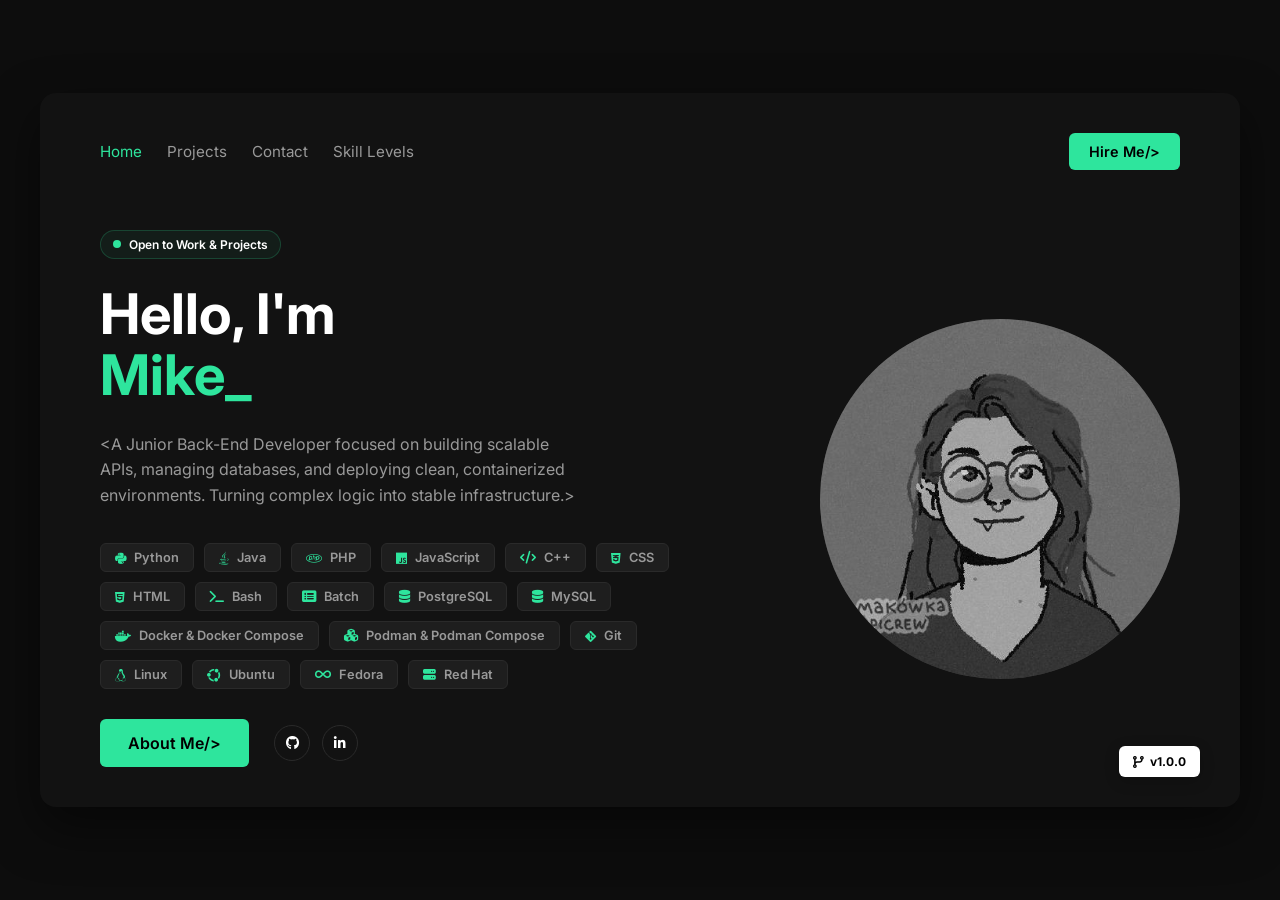
<file: Index.html>
<!DOCTYPE html>
<html lang="it">
<head>
    <meta charset="UTF-8">
    <meta name="viewport" content="width=device-width, initial-scale=1.0">
    <title>Mike's Portfolio - Home</title>
    <link rel="preconnect" href="https://fonts.googleapis.com">
    <link rel="preconnect" href="https://fonts.gstatic.com" crossorigin>
    <link href="https://fonts.googleapis.com/css2?family=Inter:wght@300;400;600;700&display=swap" rel="stylesheet">
    <link rel="stylesheet" href="https://cdnjs.cloudflare.com/ajax/libs/font-awesome/6.4.0/css/all.min.css">
    <link rel="stylesheet" href="assets/style.css">
</head>
<body>

    <div class="container">
        <header class="navbar">
            
            
            <nav class="nav-links">
                <a href="#" class="active">Home</a>
                <a href="#">Projects</a>
                <a href="contact.html">Contact</a>
                <a href="skills.html">Skill Levels</a>
            </nav>

            <a href="contact.html"><button class="btn-top">Hire Me/></button></a>
        </header>

        <main class="hero-section">
            <div class="hero-text">
                <div class="badge">
                    <span class="dot"></span> Open to Work & Projects
                </div>
                
                <h1>Hello, I'm <br><span class="highlight">Mike<span class="cursor">_</span></span></h1>
                
                <p class="description">
                    &ltA Junior Back-End Developer focused on building scalable APIs, managing databases, 
                    and deploying clean, containerized environments. Turning complex logic into stable infrastructure.&gt
                </p>

                <div class="tech-stack">
                    <span class="tech-tag"><i class="fa-brands fa-python"></i> Python</span>
                    <span class="tech-tag"><i class="fa-brands fa-java"></i> Java</span>
                    <span class="tech-tag"><i class="fa-brands fa-php"></i> PHP</span>
                    <span class="tech-tag"><i class="fa-brands fa-js"></i> JavaScript</span>
                    <span class="tech-tag"><i class="fa-solid fa-code"></i> C++</span>
                    <span class="tech-tag"><i class="fa-brands fa-css3-alt"></i> CSS</span>
                    <span class="tech-tag"><i class="fa-brands fa-html5"></i> HTML</span>
                    <span class="tech-tag"><i class="fa-solid fa-terminal"></i> Bash</span>
                    <span class="tech-tag"><i class="fa-solid fa-rectangle-list"></i> Batch</span>
                    <span class="tech-tag"><i class="fa-solid fa-database"></i> PostgreSQL</span>
                    <span class="tech-tag"><i class="fa-solid fa-database"></i> MySQL</span>
                    <span class="tech-tag"><i class="fa-brands fa-docker"></i> Docker & Docker Compose</span>
                    <span class="tech-tag"><i class="fa-solid fa-cubes"></i> Podman & Podman Compose</span>
                    <span class="tech-tag"><i class="fa-brands fa-git-alt"></i> Git</span>
                    <span class="tech-tag"><i class="fa-brands fa-linux"></i> Linux</span>
                    <span class="tech-tag"><i class="fa-brands fa-ubuntu"></i> Ubuntu</span>
                    <span class="tech-tag"><i class="fa-solid fa-infinity"></i> Fedora</span>
                    <span class="tech-tag"><i class="fa-solid fa-server"></i> Red Hat</span>
                </div>

                <div class="cta-group">
                    <button class="btn-primary">About Me/></button>
                    
                   <div class="social-icons">
                        <a href="https://github.com/mike-eva-dev/" title="GitHub">
                            <i class="fa-brands fa-github"></i>
                        </a>
                        
                        <a href="https://www.linkedin.com/in/michele-evangelista-a426b63a8?utm_source=share_via&utm_-content=profile&utm_medium=member_ios" title="LinkedIn">
                            <i class="fa-brands fa-linkedin-in"></i>
                        </a>
                    </div>
                </div>
            </div>

            <div class="hero-image">
                <div class="image-circle">
                    <img src="assets/img/259029664.jpg" alt="Mike - Back-End Developer">
                </div>
            </div>
        </main>

        <div class="bottom-badge">
            <i class="fa-solid fa-code-branch"></i> v1.0.0
        </div>
    </div>

</body>
</html>
</file>
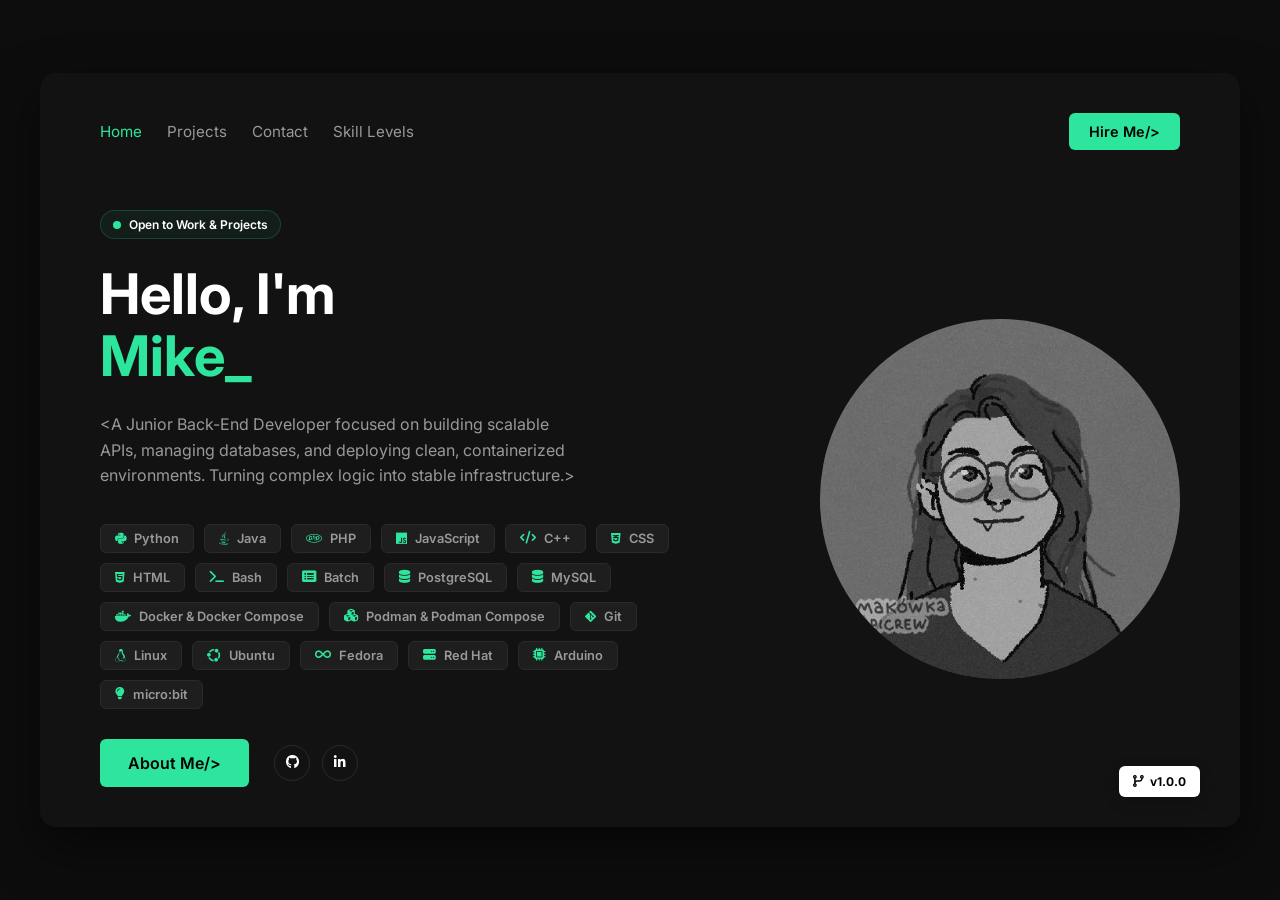
<file: index.html>
<!DOCTYPE html>
<html lang="it">
<head>
    <meta charset="UTF-8">
    <meta name="viewport" content="width=device-width, initial-scale=1.0">
    <title>Mike's Portfolio - Home</title>
    <link rel="preconnect" href="https://fonts.googleapis.com">
    <link rel="preconnect" href="https://fonts.gstatic.com" crossorigin>
    <link href="https://fonts.googleapis.com/css2?family=Inter:wght@300;400;600;700&display=swap" rel="stylesheet">
    <link rel="stylesheet" href="https://cdnjs.cloudflare.com/ajax/libs/font-awesome/6.4.0/css/all.min.css">
    <link rel="stylesheet" href="assets/style.css">
</head>
<body>

    <div class="container">
        <header class="navbar">
            
            
            <nav class="nav-links">
                <a href="#" class="active">Home</a>
                <a href="projects.html">Projects</a>
                <a href="contact.html">Contact</a>
                <a href="skills.html">Skill Levels</a>
            </nav>

            <a href="contact.html"><button class="btn-top">Hire Me/></button></a>
        </header>

        <main class="hero-section">
            <div class="hero-text">
                <div class="badge">
                    <span class="dot"></span> Open to Work & Projects
                </div>
                
                <h1>Hello, I'm <br><span class="highlight">Mike<span class="cursor">_</span></span></h1>
                
                <p class="description">
                    &ltA Junior Back-End Developer focused on building scalable APIs, managing databases, 
                    and deploying clean, containerized environments. Turning complex logic into stable infrastructure.&gt
                </p>

                <div class="tech-stack">
                    <span class="tech-tag"><i class="fa-brands fa-python"></i> Python</span>
                    <span class="tech-tag"><i class="fa-brands fa-java"></i> Java</span>
                    <span class="tech-tag"><i class="fa-brands fa-php"></i> PHP</span>
                    <span class="tech-tag"><i class="fa-brands fa-js"></i> JavaScript</span>
                    <span class="tech-tag"><i class="fa-solid fa-code"></i> C++</span>
                    <span class="tech-tag"><i class="fa-brands fa-css3-alt"></i> CSS</span>
                    <span class="tech-tag"><i class="fa-brands fa-html5"></i> HTML</span>
                    <span class="tech-tag"><i class="fa-solid fa-terminal"></i> Bash</span>
                    <span class="tech-tag"><i class="fa-solid fa-rectangle-list"></i> Batch</span>
                    <span class="tech-tag"><i class="fa-solid fa-database"></i> PostgreSQL</span>
                    <span class="tech-tag"><i class="fa-solid fa-database"></i> MySQL</span>
                    <span class="tech-tag"><i class="fa-brands fa-docker"></i> Docker & Docker Compose</span>
                    <span class="tech-tag"><i class="fa-solid fa-cubes"></i> Podman & Podman Compose</span>
                    <span class="tech-tag"><i class="fa-brands fa-git-alt"></i> Git</span>
                    <span class="tech-tag"><i class="fa-brands fa-linux"></i> Linux</span>
                    <span class="tech-tag"><i class="fa-brands fa-ubuntu"></i> Ubuntu</span>
                    <span class="tech-tag"><i class="fa-solid fa-infinity"></i> Fedora</span>
                    <span class="tech-tag"><i class="fa-solid fa-server"></i> Red Hat</span>
                    <span class="tech-tag"><i class="fa-solid fa-microchip"></i> Arduino</span>
                    <span class="tech-tag"><i class="fa-solid fa-lightbulb"></i> micro:bit</span>
                </div>

                <div class="cta-group">
                    <button class="btn-primary">About Me/></button>
                    
                   <div class="social-icons">
                        <a href="https://github.com/mike-eva-dev/" title="GitHub">
                            <i class="fa-brands fa-github"></i>
                        </a>
                        
                        <a href="https://www.linkedin.com/in/michele-evangelista-a426b63a8?utm_source=share_via&utm_-content=profile&utm_medium=member_ios" title="LinkedIn">
                            <i class="fa-brands fa-linkedin-in"></i>
                        </a>
                    </div>
                </div>
            </div>

            <div class="hero-image">
                <div class="image-circle">
                    <img src="assets/img/259029664.jpg" alt="Mike - Back-End Developer">
                </div>
            </div>
        </main>

        <div class="bottom-badge">
            <i class="fa-solid fa-code-branch"></i> v1.0.0
        </div>
    </div>

</body>
</html>
</file>
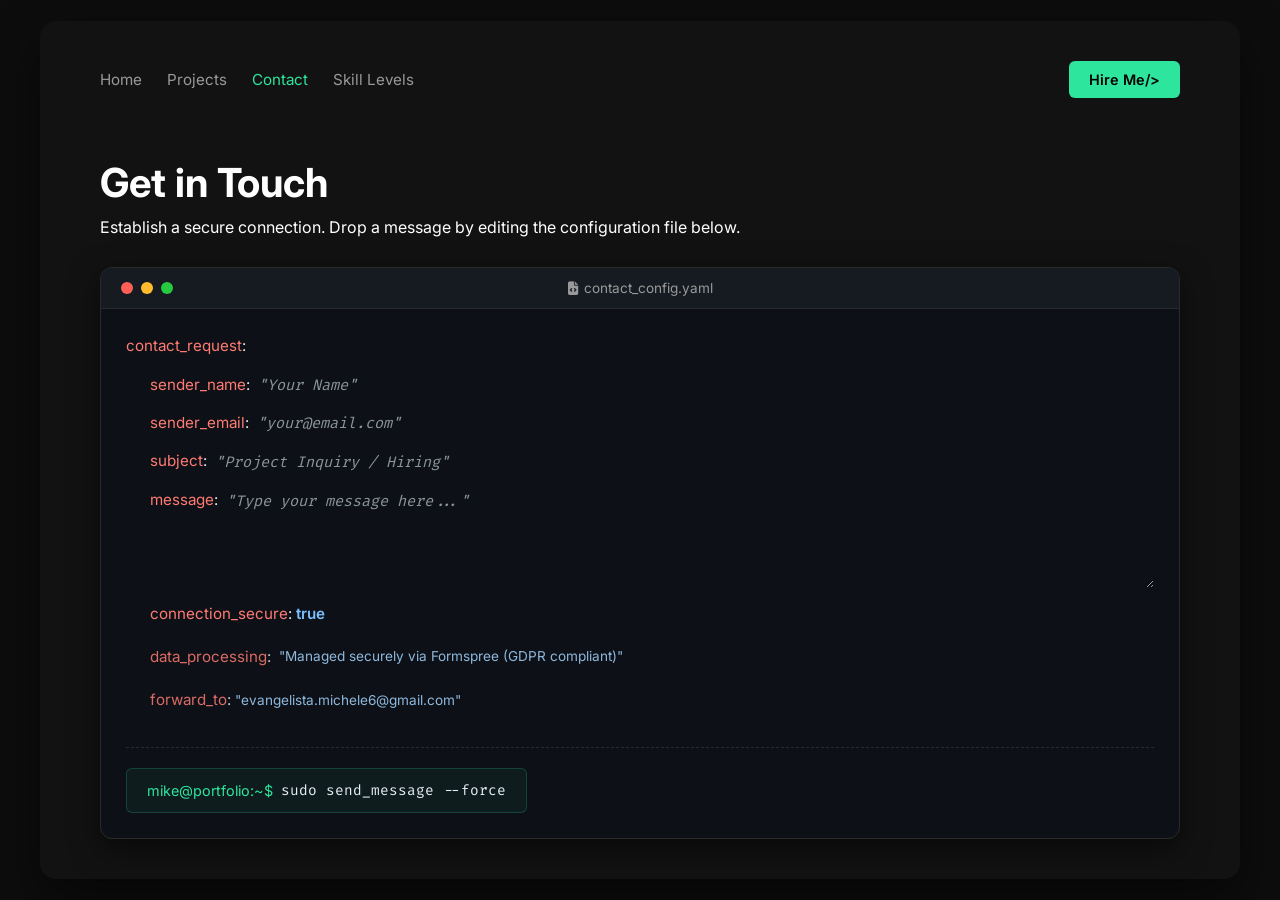
<file: contact.html>
<!DOCTYPE html>
<html lang="en">
<head>
    <meta charset="UTF-8">
    <meta name="viewport" content="width=device-width, initial-scale=1.0">
    <title>Mike's Portfolio - Contact</title>
    <link rel="preconnect" href="https://fonts.googleapis.com">
    <link rel="preconnect" href="https://fonts.gstatic.com" crossorigin>
    <link href="https://fonts.googleapis.com/css2?family=Fira+Code:wght@400;500;600&family=Inter:wght@300;400;600;700&display=swap" rel="stylesheet">
    <link rel="stylesheet" href="https://cdnjs.cloudflare.com/ajax/libs/font-awesome/6.4.0/css/all.min.css">
    <link rel="stylesheet" href="assets/style.css">
</head>
<body>

    <div class="container">
        <header class="navbar">
            <nav class="nav-links">
                <a href="index.html">Home</a>
                <a href="projects.html">Projects</a>
                <a href="#" class="active">Contact</a>
                <a href="skills.html">Skill Levels</a>
            </nav>
            <button class="btn-top">Hire Me/></button>
        </header>

        <main class="contact-section">
            <div class="contact-intro">
                <h2>Get in <span class="highlight">Touch</span></h2>
                <p class="description">Establish a secure connection. Drop a message by editing the configuration file below.</p>
            </div>

            <div class="config-box">
                <div class="config-header">
                    <div class="terminal-buttons">
                        <span class="dot-term red"></span>
                        <span class="dot-term yellow"></span>
                        <span class="dot-term green"></span>
                    </div>
                    <span class="config-title"><i class="fa-solid fa-file-code"></i> contact_config.yaml</span>
                </div>
                
                <form class="config-form" action="https://formspree.io/f/xqevddoa" method="POST">
                    <div class="code-line">
                        <span class="key">contact_request<span class="punk">: </span></span>
                    </div>
                    
                    <div class="code-line indent">
                        <span class="key">sender_name<span class="punk">: </span></span>
                        <input type="text" name="name" class="config-input" placeholder='"Your Name"' required autocomplete="off">
                    </div>
                    
                    <div class="code-line indent">
                        <span class="key">sender_email<span class="punk">: </span></span>
                        <input type="email" name="email" class="config-input" placeholder='"your@email.com"' required autocomplete="off" autocapitalize="none">
                    </div>
                    
                    <div class="code-line indent">
                        <span class="key">subject<span class="punk">: </span></span>
                        <input type="text" name="subject" class="config-input" placeholder='"Project Inquiry / Hiring"' required autocomplete="off">
                    </div>
                    
                    <div class="code-line indent top-align">
                        <span class="key">message<span class="punk">: </span></span>
                        <textarea name="message" class="config-textarea" placeholder='"Type your message here..."' required></textarea>
                    </div>

                    <div class="code-line indent">
                        <span class="key">connection_secure<span class="punk">: <span class="boolean">true</span></span></span>
                    </div>
                    
                    <div class="code-line indent privacy-note">
                        <span class="key">data_processing<span class="punk">: </span></span><span class="string">"Managed securely via Formspree (GDPR compliant)"</span>
                    </div>
                    <div class="code-line indent privacy-note">
                        <span class="key">forward_to<span class="punk">: </span><span class="string">"evangelista.michele6@gmail.com"</span></span>
                    </div>

                    <div class="form-actions">
                        <button type="submit" class="terminal-btn">
                            <span class="prompt">mike@portfolio:~$</span> sudo send_message --force
                        </button>
                    </div>
                </form>

            </div>
        </main>
    </div>

</body>
</html>
</file>
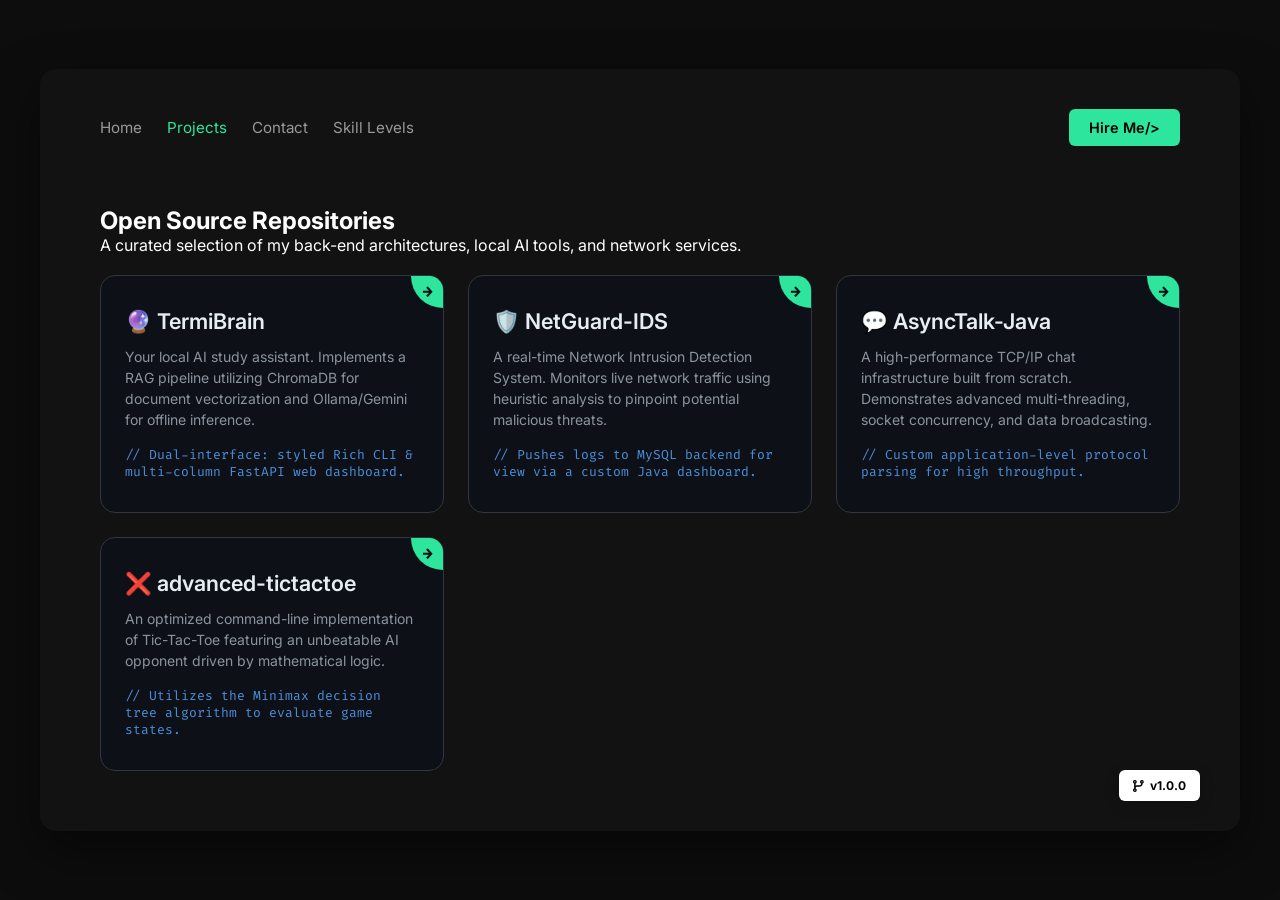
<file: projects.html>
<!DOCTYPE html>
<html lang="en">
<head>
    <meta charset="UTF-8">
    <meta name="viewport" content="width=device-width, initial-scale=1.0">
    <title>Mike's Portfolio - Projects</title>
    <link rel="preconnect" href="https://fonts.googleapis.com">
    <link rel="preconnect" href="https://fonts.gstatic.com" crossorigin>
    <link href="https://fonts.googleapis.com/css2?family=Fira+Code:wght@400;500;600&family=Inter:wght@300;400;600;700&display=swap" rel="stylesheet">
    <link rel="stylesheet" href="https://cdnjs.cloudflare.com/ajax/libs/font-awesome/6.4.0/css/all.min.css">
    <link rel="stylesheet" href="assets/style.css">
</head>
<body>

    <div class="container">
        <header class="navbar">
            <nav class="nav-links">
                <a href="index.html">Home</a>
                <a href="#" class="active">Projects</a>
                <a href="contact.html">Contact</a>
                <a href="skills.html">Skill Levels</a>
            </nav>
            <a href="contact.html"><button class="btn-top">Hire Me/></button></a>
        </header>

        <main class="projects-section">
            <div class="projects-intro">
                <h2>Open Source <span class="highlight">Repositories</span></h2>
                <p class="description">A curated selection of my back-end architectures, local AI tools, and network services.</p>
            </div>

            <div id="projects-grid">
                
                <!-- 1. TERMIBRAIN -->
                <a href="work-in-progress.html" class="project-card">
                    <h3>🔮 TermiBrain</h3>
                    <p class="project-desc">Your local AI study assistant. Implements a RAG pipeline utilizing ChromaDB for document vectorization and Ollama/Gemini for offline inference.</p>
                    <p class="project-comment">// Dual-interface: styled Rich CLI & multi-column FastAPI web dashboard.</p>
                    <div class="go-corner"><div class="go-arrow">→</div></div>
                </a>

                <!-- 2. NETGUARD IDS -->
                <a href="work-in-progress.html" class="project-card">
                    <h3>🛡️ NetGuard-IDS</h3>
                    <p class="project-desc">A real-time Network Intrusion Detection System. Monitors live network traffic using heuristic analysis to pinpoint potential malicious threats.</p>
                    <p class="project-comment">// Pushes logs to MySQL backend for view via a custom Java dashboard.</p>
                    <div class="go-corner"><div class="go-arrow">→</div></div>
                </a>

                <!-- 3. ASYNCTALK-JAVA -->
                <a href="work-in-progress.html" class="project-card">
                    <h3>💬 AsyncTalk-Java</h3>
                    <p class="project-desc">A high-performance TCP/IP chat infrastructure built from scratch. Demonstrates advanced multi-threading, socket concurrency, and data broadcasting.</p>
                    <p class="project-comment">// Custom application-level protocol parsing for high throughput.</p>
                    <div class="go-corner"><div class="go-arrow">→</div></div>
                </a>

                <!-- 4. ADVANCED TIC-TAC-TOE -->
                <a href="work-in-progress.html" class="project-card">
                    <h3>❌ advanced-tictactoe</h3>
                    <p class="project-desc">An optimized command-line implementation of Tic-Tac-Toe featuring an unbeatable AI opponent driven by mathematical logic.</p>
                    <p class="project-comment">// Utilizes the Minimax decision tree algorithm to evaluate game states.</p>
                    <div class="go-corner"><div class="go-arrow">→</div></div>
                </a>

            </div>
            
            <div class="bottom-badge">
                <i class="fa-solid fa-code-branch"></i> v1.0.0
            </div>
        </main>
    </div>

</body>
</html>
</file>
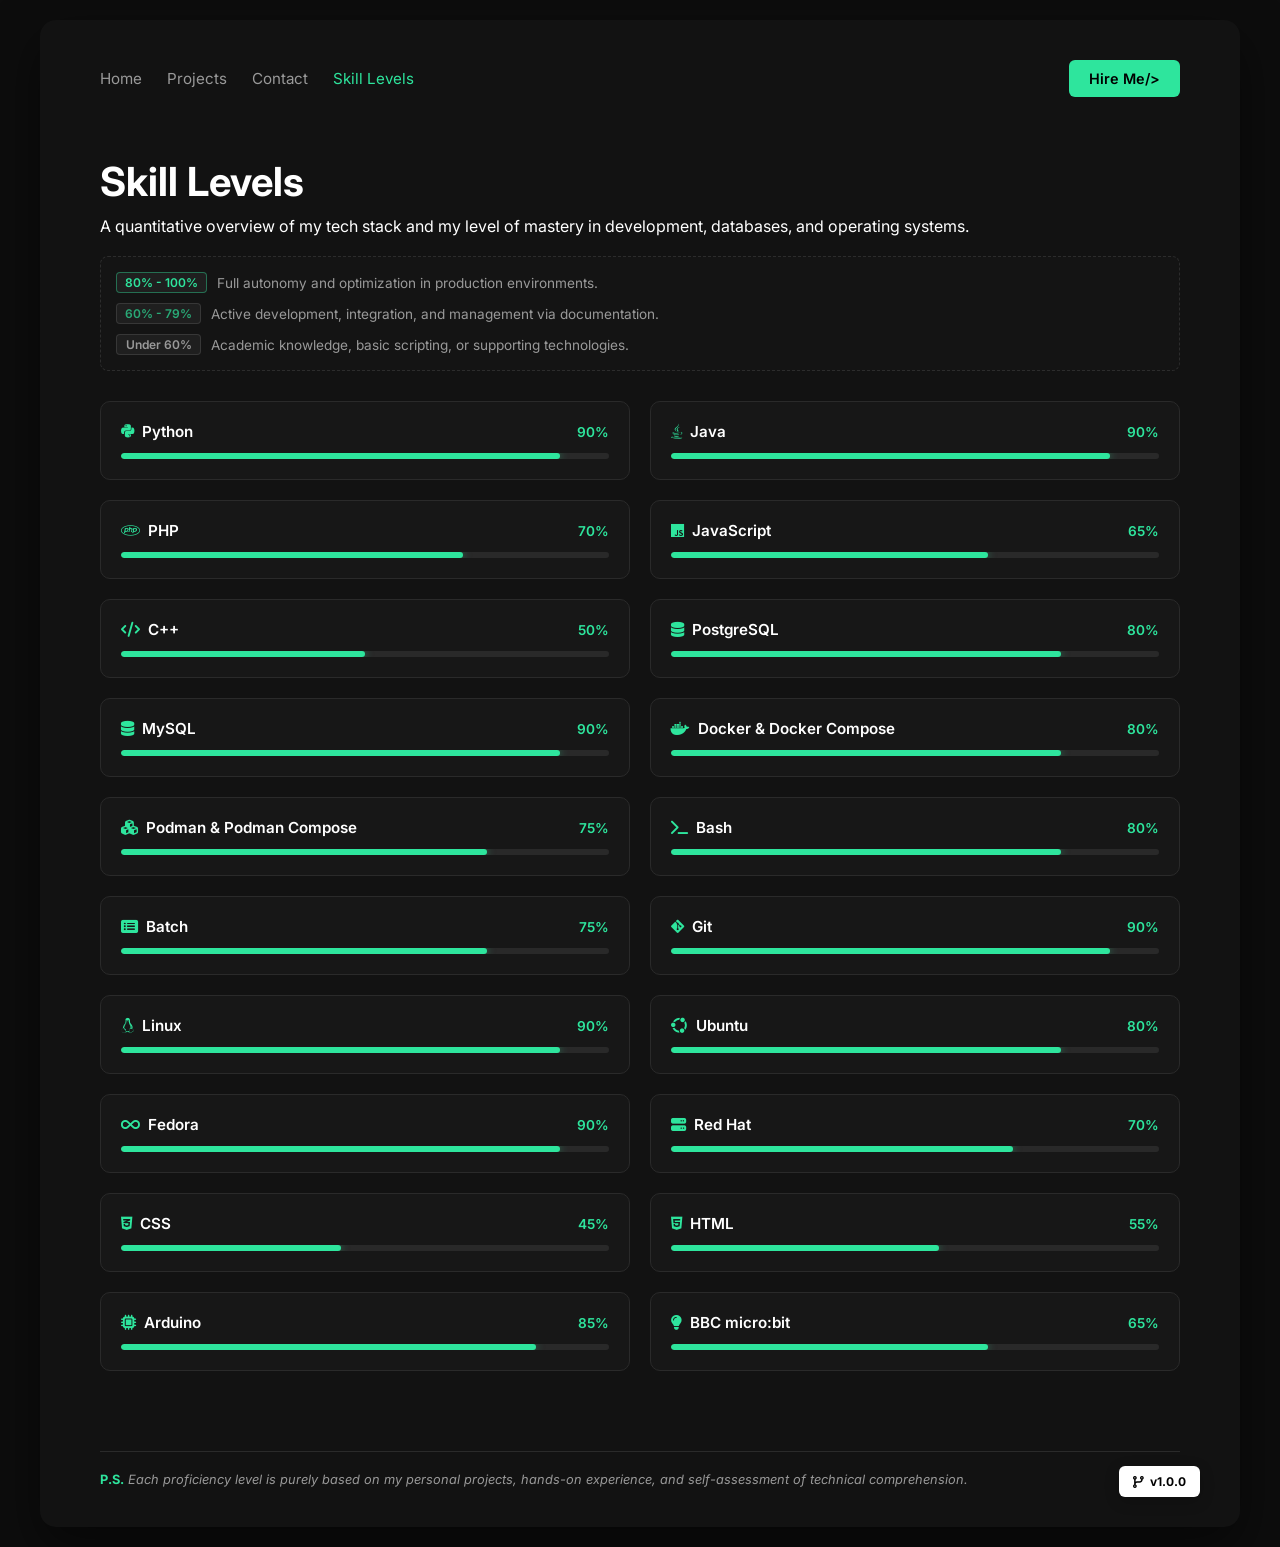
<file: skills.html>
<!DOCTYPE html>
<html lang="it">
<head>
    <meta charset="UTF-8">
    <meta name="viewport" content="width=device-width, initial-scale=1.0">
    <title>Mike's Portfolio - Skill Levels</title>
    <link rel="preconnect" href="https://fonts.googleapis.com">
    <link rel="preconnect" href="https://fonts.gstatic.com" crossorigin>
    <link href="https://fonts.googleapis.com/css2?family=Inter:wght@300;400;600;700&display=swap" rel="stylesheet">
    <link rel="stylesheet" href="https://cdnjs.cloudflare.com/ajax/libs/font-awesome/6.4.0/css/all.min.css">
    <link rel="stylesheet" href="assets/style.css">
</head>
<body>

    <div class="container">
        <header class="navbar">
            <nav class="nav-links">
                <a href="index.html">Home</a>
                <a href="projects.html">Projects</a>
                <a href="contact.html">Contact</a>
                <a href="#" class="active">Skill Levels</a>
            </nav>
            <a href="contact.html"><button class="btn-top">Hire Me/></button></a>
        </header>

        <main class="skills-section">
            <div class="skills-intro">
                <h2>Skill <span class="highlight">Levels</span></h2>
                <p class="description">A quantitative overview of my tech stack and my level of mastery in development, databases, and operating systems.</p>
                
                <div class="skills-legend">
                    <div class="legend-item"><span class="legend-badge expert">80% - 100%</span> Full autonomy and optimization in production environments.</div>
                    <div class="legend-item"><span class="legend-badge advanced">60% - 79%</span> Active development, integration, and management via documentation.</div>
                    <div class="legend-item"><span class="legend-badge basic">Under 60%</span> Academic knowledge, basic scripting, or supporting technologies.</div>
                </div>
            </div>

            <div class="skills-grid">                
                <!-- Python -->
                <div class="skill-card">
                    <div class="skill-info">
                        <span class="tech-tag"><i class="fa-brands fa-python"></i> Python</span>
                        <span class="skill-percentage">90%</span>
                    </div>
                    <div class="progress-bar-container">
                        <div class="progress-bar" style="--progress: 90%;"></div>
                    </div>
                </div>

                <!-- Java -->
                <div class="skill-card">
                    <div class="skill-info">
                        <span class="tech-tag"><i class="fa-brands fa-java"></i> Java</span>
                        <span class="skill-percentage">90%</span>
                    </div>
                    <div class="progress-bar-container">
                        <div class="progress-bar" style="--progress: 90%;"></div>
                    </div>
                </div>

                <!-- PHP -->
                <div class="skill-card">
                    <div class="skill-info">
                        <span class="tech-tag"><i class="fa-brands fa-php"></i> PHP</span>
                        <span class="skill-percentage">70%</span>
                    </div>
                    <div class="progress-bar-container">
                        <div class="progress-bar" style="--progress: 70%;"></div>
                    </div>
                </div>

                <!-- JavaScript -->
                <div class="skill-card">
                    <div class="skill-info">
                        <span class="tech-tag"><i class="fa-brands fa-js"></i> JavaScript</span>
                        <span class="skill-percentage">65%</span>
                    </div>
                    <div class="progress-bar-container">
                        <div class="progress-bar" style="--progress: 65%;"></div>
                    </div>
                </div>

                <!-- C++ -->
                <div class="skill-card">
                    <div class="skill-info">
                        <span class="tech-tag"><i class="fa-solid fa-code"></i> C++</span>
                        <span class="skill-percentage">50%</span>
                    </div>
                    <div class="progress-bar-container">
                        <div class="progress-bar" style="--progress: 50%;"></div>
                    </div>
                </div>

                <!-- PostgreSQL -->
                <div class="skill-card">
                    <div class="skill-info">
                        <span class="tech-tag"><i class="fa-solid fa-database"></i> PostgreSQL</span>
                        <span class="skill-percentage">80%</span>
                    </div>
                    <div class="progress-bar-container">
                        <div class="progress-bar" style="--progress: 80%;"></div>
                    </div>
                </div>

                <!-- MySQL -->
                <div class="skill-card">
                    <div class="skill-info">
                        <span class="tech-tag"><i class="fa-solid fa-database"></i> MySQL</span>
                        <span class="skill-percentage">90%</span>
                    </div>
                    <div class="progress-bar-container">
                        <div class="progress-bar" style="--progress: 90%;"></div>
                    </div>
                </div>

                <!-- Docker & Docker Compose -->
                <div class="skill-card">
                    <div class="skill-info">
                        <span class="tech-tag"><i class="fa-brands fa-docker"></i> Docker & Docker Compose</span>
                        <span class="skill-percentage">80%</span>
                    </div>
                    <div class="progress-bar-container">
                        <div class="progress-bar" style="--progress: 80%;"></div>
                    </div>
                </div>

                <!-- Podman & Podman Compose -->
                <div class="skill-card">
                    <div class="skill-info">
                        <span class="tech-tag"><i class="fa-solid fa-cubes"></i> Podman & Podman Compose</span>
                        <span class="skill-percentage">75%</span>
                    </div>
                    <div class="progress-bar-container">
                        <div class="progress-bar" style="--progress: 75%;"></div>
                    </div>
                </div>

                <!-- Bash -->
                <div class="skill-card">
                    <div class="skill-info">
                        <span class="tech-tag"><i class="fa-solid fa-terminal"></i> Bash</span>
                        <span class="skill-percentage">80%</span>
                    </div>
                    <div class="progress-bar-container">
                        <div class="progress-bar" style="--progress: 80%;"></div>
                    </div>
                </div>

                <!-- Batch -->
                <div class="skill-card">
                    <div class="skill-info">
                        <span class="tech-tag"><i class="fa-solid fa-rectangle-list"></i> Batch</span>
                        <span class="skill-percentage">75%</span>
                    </div>
                    <div class="progress-bar-container">
                        <div class="progress-bar" style="--progress: 75%;"></div>
                    </div>
                </div>

                <!-- Git -->
                <div class="skill-card">
                    <div class="skill-info">
                        <span class="tech-tag"><i class="fa-brands fa-git-alt"></i> Git</span>
                        <span class="skill-percentage">90%</span>
                    </div>
                    <div class="progress-bar-container">
                        <div class="progress-bar" style="--progress: 90%;"></div>
                    </div>
                </div>

                <!-- Linux -->
                <div class="skill-card">
                    <div class="skill-info">
                        <span class="tech-tag"><i class="fa-brands fa-linux"></i> Linux</span>
                        <span class="skill-percentage">90%</span>
                    </div>
                    <div class="progress-bar-container">
                        <div class="progress-bar" style="--progress: 90%;"></div>
                    </div>
                </div>

                <!-- Ubuntu -->
                <div class="skill-card">
                    <div class="skill-info">
                        <span class="tech-tag"><i class="fa-brands fa-ubuntu"></i> Ubuntu</span>
                        <span class="skill-percentage">80%</span>
                    </div>
                    <div class="progress-bar-container">
                        <div class="progress-bar" style="--progress: 80%;"></div>
                    </div>
                </div>

                <!-- Fedora -->
                <div class="skill-card">
                    <div class="skill-info">
                        <span class="tech-tag"><i class="fa-solid fa-infinity"></i> Fedora</span>
                        <span class="skill-percentage">90%</span>
                    </div>
                    <div class="progress-bar-container">
                        <div class="progress-bar" style="--progress: 90%;"></div>
                    </div>
                </div>

                <!-- Red Hat -->
                <div class="skill-card">
                    <div class="skill-info">
                        <span class="tech-tag"><i class="fa-solid fa-server"></i> Red Hat</span>
                        <span class="skill-percentage">70%</span>
                    </div>
                    <div class="progress-bar-container">
                        <div class="progress-bar" style="--progress: 70%;"></div>
                    </div>
                </div>

                <!-- CSS -->
                <div class="skill-card">
                    <div class="skill-info">
                        <span class="tech-tag"><i class="fa-brands fa-css3-alt"></i> CSS</span>
                        <span class="skill-percentage">45%</span>
                    </div>
                    <div class="progress-bar-container">
                        <div class="progress-bar" style="--progress: 45%;"></div>
                    </div>
                </div>

                <!-- HTML -->
                <div class="skill-card">
                    <div class="skill-info">
                        <span class="tech-tag"><i class="fa-brands fa-html5"></i> HTML</span>
                        <span class="skill-percentage">55%</span>
                    </div>
                    <div class="progress-bar-container">
                        <div class="progress-bar" style="--progress: 55%;"></div>
                    </div>
                </div>

                <!-- Arduino -->
                <div class="skill-card">
                    <div class="skill-info">
                        <span class="tech-tag"><i class="fa-solid fa-microchip"></i> Arduino</span>
                        <span class="skill-percentage">85%</span>
                    </div>
                    <div class="progress-bar-container">
                        <div class="progress-bar" style="--progress: 85%;"></div>
                    </div>
                </div>

                <!-- micro:bit -->
                <div class="skill-card">
                    <div class="skill-info">
                        <span class="tech-tag"><i class="fa-solid fa-lightbulb"></i> BBC micro:bit</span>
                        <span class="skill-percentage">65%</span>
                    </div>
                    <div class="progress-bar-container">
                        <div class="progress-bar" style="--progress: 65%;"></div>
                    </div>
                </div>

            </div>

            <footer class="skills-disclaimer">
                <p><strong>P.S.</strong> Each proficiency level is purely based on my personal projects, hands-on experience, and self-assessment of technical comprehension.</p>
            </footer>
            <div class="bottom-badge">
                <i class="fa-solid fa-code-branch"></i> v1.0.0
            </div>
        </main>
    </div>

</body>
</html>
</file>
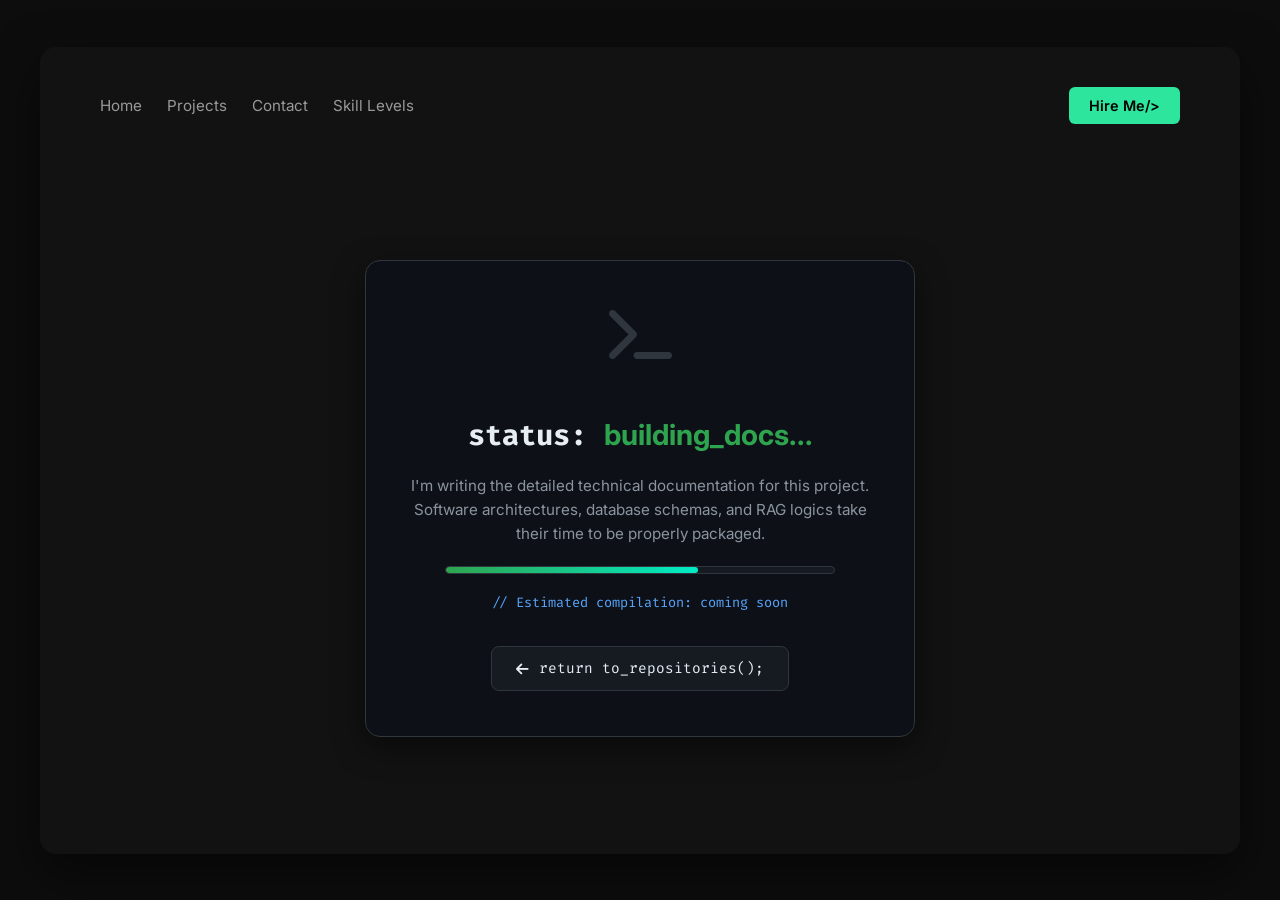
<file: work-in-progress.html>
<!DOCTYPE html>
<html lang="en">
<head>
    <meta charset="UTF-8">
    <meta name="viewport" content="width=device-width, initial-scale=1.0">
    <title>Under Construction - Mike's Portfolio</title>
    <link rel="preconnect" href="https://fonts.googleapis.com">
    <link rel="preconnect" href="https://fonts.gstatic.com" crossorigin>
    <link href="https://fonts.googleapis.com/css2?family=Fira+Code:wght@400;500;600&family=Inter:wght@300;400;600;700&display=swap" rel="stylesheet">
    <link rel="stylesheet" href="https://cdnjs.cloudflare.com/ajax/libs/font-awesome/6.4.0/css/all.min.css">
    <link rel="stylesheet" href="assets/style.css">
</head>
<body>

    <div class="container">
        <!-- Mantiamo la navbar per non bloccare l'utente -->
        <header class="navbar">
            <nav class="nav-links">
                <a href="index.html">Home</a>
                <a href="projects.html">Projects</a>
                <a href="contact.html">Contact</a>
                <a href="skills.html">Skill Levels</a>
            </nav>
            <a href="contact.html"><button class="btn-top">Hire Me/></button></a>
        </header>

        <main class="wip-container">
            <div class="wip-card">
                <div class="wip-icon-wrapper">
                    <i class="fa-solid fa-terminal entry-icon"></i>
                </div>

                <h1 class="wip-title">status: <span class="mint-text">building_docs...</span></h1>
                
                <p class="wip-desc">
                    I'm writing the detailed technical documentation for this project. Software architectures, database schemas, and RAG logics take their time to be properly packaged.
                </p>

                <div class="wip-progress-box">
                    <div class="wip-progress-bar"></div>
                </div>
                
                <p class="wip-comment">// Estimated compilation: coming soon</p>

                <a href="projects.html" class="wip-back-btn">
                    <i class="fa-solid fa-arrow-left"></i> return to_repositories();
                </a>
            </div>
        </main>
    </div>

</body>
</html>
</file>
<file: assets/style.css>
* {
    margin: 0;
    padding: 0;
    box-sizing: border-box;
    font-family: 'Inter', sans-serif;
}

:root {
    --bg-color: #0d0d0d;
    --card-bg: #121212;
    --accent-color: #2ee59d;
    --text-primary: #ffffff;
    --text-secondary: #999999;
    --border-color: #2a2a2a;
}

body {
    background-color: var(--bg-color);
    color: var(--text-primary);
    display: flex;
    justify-content: center;
    align-items: center;
    min-height: 100vh;
    padding: 20px;
}

.container {
    background-color: var(--card-bg);
    width: 100%;
    max-width: 1200px;
    border-radius: 16px;
    padding: 40px 60px;
    position: relative;
    box-shadow: 0 20px 50px rgba(0, 0, 0, 0.5);
}

@media (max-width: 768px) {
    .container {
        padding: 25px 15px;
        border-radius: 12px;
    }
}

.navbar {
    display: flex;
    justify-content: space-between;
    align-items: center;
    margin-bottom: 60px;
}

.search-box {
    display: flex;
    align-items: center;
    background-color: transparent;
    border: 1px solid var(--border-color);
    border-radius: 8px;
    padding: 8px 14px;
    width: 220px;
}

.search-box i {
    color: var(--text-secondary);
    font-size: 0.9rem;
    margin-right: 10px;
}

.search-box input {
    background: none;
    border: none;
    color: var(--text-primary);
    font-size: 0.85rem;
    outline: none;
    width: 100%;
}

.nav-links {
    display: flex;
    gap: 25px;
}

.nav-links a {
    color: var(--text-secondary);
    text-decoration: none;
    font-size: 0.95rem;
    transition: color 0.3s ease;
}

.nav-links a:hover, 
.nav-links a.active {
    color: var(--accent-color);
}

.btn-top {
    background-color: var(--accent-color);
    color: #000;
    border: none;
    border-radius: 6px;
    padding: 10px 20px;
    font-weight: 600;
    font-size: 0.9rem;
    cursor: pointer;
    transition: transform 0.2s;
}

.btn-top:hover {
    transform: scale(1.03);
    text-decoration: none;
}

.hero-section {
    display: grid;
    grid-template-columns: 1.2fr 0.8fr;
    gap: 40px;
    align-items: center;
}

.badge {
    display: inline-flex;
    align-items: center;
    background-color: rgba(46, 229, 157, 0.05);
    color: var(--text-primary);
    padding: 6px 12px;
    border-radius: 20px;
    font-size: 0.75rem;
    font-weight: 600;
    margin-bottom: 25px;
    
    border: 1px solid rgba(46, 229, 157, 0.2);
    animation: badgePulse 2s infinite ease-in-out;
}

.badge .dot {
    width: 8px;
    height: 8px;
    background-color: var(--accent-color);
    border-radius: 50%;
    margin-right: 8px;
    
    animation: dotGlow 2s infinite ease-in-out;
}

@keyframes badgePulse {
    0% {
        box-shadow: 0 0 0 0 rgba(46, 229, 157, 0.2);
        border-color: rgba(46, 229, 157, 0.2);
    }
    50% {
        box-shadow: 0 0 8px 2px rgba(46, 229, 157, 0.15);
        border-color: rgba(46, 229, 157, 0.6); 
    }
    100% {
        box-shadow: 0 0 0 0 rgba(46, 229, 157, 0);
        border-color: rgba(46, 229, 157, 0.2);
    }
}

@keyframes dotGlow {
    0%, 100% {
        transform: scale(1);
        box-shadow: 0 0 4px rgba(46, 229, 157, 0.4);
        opacity: 0.8;
    }
    50% {
        transform: scale(1.1);
        box-shadow: 0 0 12px rgba(46, 229, 157, 1);
        opacity: 1;
    }
}

.hero-text h1 {
    font-size: 3.5rem;
    font-weight: 700;
    line-height: 1.1;
    margin-bottom: 25px;
}

.hero-text .highlight {
    color: var(--accent-color);
}

.hero-text .description {
    color: var(--text-secondary);
    font-size: 1rem;
    line-height: 1.6;
    max-width: 480px;
    margin-bottom: 35px;
}

.cta-group {
    display: flex;
    align-items: center;
    gap: 25px;
}

.btn-primary {
    background-color: var(--accent-color);
    color: #000;
    border: none;
    border-radius: 6px;
    padding: 14px 28px;
    font-weight: 600;
    font-size: 1rem;
    transition: transform 0.2s;
}

.btn-primary:hover {
    transform: scale(1.03);
}

.social-icons {
    display: flex;
    gap: 12px;
}

.social-icons a {
    display: flex;
    justify-content: center;
    align-items: center;
    width: 36px;
    height: 36px;
    border: 1px solid var(--border-color);
    border-radius: 50%;
    color: var(--text-primary);
    text-decoration: none;
    font-size: 0.85rem;
    transition: all 0.3s ease;
}

.social-icons a:hover {
    border-color: var(--accent-color);
    color: var(--accent-color);
}

.hero-image {
    display: flex;
    justify-content: flex-end;
}

.image-circle {
    width: 360px;
    height: 360px;
    border-radius: 50%;
    overflow: hidden;
    background-color: #333;
    max-width: 100%;
}

@media (max-width: 900px) {
    .image-circle {
        width: 200px;
        height: 200px;
    }
}

.image-circle img {
    width: 100%;
    height: 100%;
    object-fit: cover;
    filter: grayscale(100%);
}

.bottom-badge {
    position: absolute;
    bottom: 30px;
    right: 40px;
    background-color: var(--text-primary);
    color: #000;
    padding: 8px 14px;
    border-radius: 6px;
    font-size: 0.75rem;
    font-weight: 700;
    display: flex;
    align-items: center;
    gap: 6px;
    box-shadow: 0 4px 15px rgba(0,0,0,0.2);
}

@media (max-width: 900px) {
    .hero-section {
        grid-template-columns: 1fr;
        text-align: center;
        gap: 50px;
    }
    
    .navbar {
        flex-direction: column;
        gap: 20px;
    }

    .nav-links {
        flex-wrap: wrap;
        justify-content: center;
        gap: 15px;
    }

    .hero-text .description {
        margin: 0 auto 35px auto;
    }

    .cta-group {
        flex-direction: column;
        gap: 20px;
    }

    .hero-image {
        justify-content: center;
        order: -1;
    }
    
    .bottom-badge {
        position: static;
        margin-top: 40px;
        float: right;
    }
}

.tech-stack {
    display: flex;
    gap: 10px;
    margin-bottom: 30px;
    flex-wrap: wrap;
}

.tech-tag {
    background-color: rgba(255, 255, 255, 0.05);
    border: 1px solid var(--border-color);
    color: var(--text-secondary);
    padding: 6px 14px;
    border-radius: 6px;
    font-size: 0.8rem;
    font-weight: 600;
    display: flex;
    align-items: center;
    gap: 8px;
    transition: all 0.3s ease;
}

.tech-tag i {
    color: var(--accent-color);
}

.tech-tag:hover {
    border-color: var(--accent-color);
    color: var(--text-primary);
    background-color: rgba(46, 229, 157, 0.05);
}

.skills-section {
    display: flex;
    flex-direction: column;
    gap: 30px;
}

.skills-intro h2 {
    font-size: 2.5rem;
    font-weight: 700;
    margin-bottom: 10px;
}

.skills-grid {
    display: grid;
    grid-template-columns: repeat(2, 1fr);
    gap: 20px;
    margin-bottom: 40px;
}

.skill-card {
    background-color: rgba(255, 255, 255, 0.02);
    border: 1px solid var(--border-color);
    border-radius: 10px;
    padding: 20px;
    display: flex;
    flex-direction: column;
    gap: 12px;
    transition: border-color 0.3s;
}

.skill-card:hover {
    border-color: rgba(46, 229, 157, 0.3);
}

.skill-info {
    display: flex;
    justify-content: space-between;
    align-items: center;
}

.skill-info .tech-tag {
    background: none;
    border: none;
    padding: 0;
    font-size: 0.95rem;
    color: var(--text-primary);
}

.skill-percentage {
    font-size: 0.85rem;
    color: var(--accent-color);
    font-weight: 600;
}

.progress-bar-container {
    width: 100%;
    height: 6px;
    background-color: rgba(255, 255, 255, 0.08);
    border-radius: 10px;
    overflow: hidden;
}

.progress-bar {
    height: 100%;
    width: var(--progress);
    background-color: var(--accent-color);
    border-radius: 10px;
    box-shadow: 0 0 8px rgba(46, 229, 157, 0.5);
    
    transform-origin: left;
    animation: loadBar 1.5s cubic-bezier(0.1, 0.8, 0.3, 1) forwards;
}

@keyframes loadBar {
    from {
        transform: scaleX(0);
    }
    to {
        transform: scaleX(1);
    }
}

@media (max-width: 768px) {
    .skills-grid {
        grid-template-columns: 1fr;
    }
}


.skills-legend {
    display: flex;
    flex-direction: column;
    gap: 10px;
    margin-top: 20px;
    padding: 15px;
    background-color: rgba(255, 255, 255, 0.01);
    border: 1px dashed rgba(255, 255, 255, 0.1);
    border-radius: 8px;
}

.legend-item {
    font-size: 0.85rem;
    color: var(--text-secondary);
    display: flex;
    align-items: center;
    gap: 10px;
}

.legend-badge {
    font-size: 0.75rem;
    font-weight: 600;
    padding: 2px 8px;
    border-radius: 4px;
    min-width: 85px;
    text-align: center;
    background-color: rgba(255, 255, 255, 0.05);
    border: 1px solid rgba(255, 255, 255, 0.1);
}

.legend-badge.expert { color: var(--accent-color); border-color: rgba(46, 229, 157, 0.4); }
.legend-badge.advanced { color: rgba(46, 229, 157, 0.7); }
.legend-badge.basic { color: var(--text-secondary); }

.skills-disclaimer {
    margin-top: 10px;
    padding-top: 20px;
    border-top: 1px solid var(--border-color);
    font-size: 0.8rem;
    color: var(--text-secondary);
    font-style: italic;
}

.skills-disclaimer strong {
    color: var(--accent-color);
    font-style: normal;
}

.contact-section {
    display: flex;
    flex-direction: column;
    gap: 30px;
}

.contact-intro h2 {
    font-size: 2.5rem;
    font-weight: 700;
    margin-bottom: 10px;
}

.config-box {
    background-color: #0d1117; 
    border: 1px solid var(--border-color);
    border-radius: 12px;
    overflow: hidden;
    box-shadow: 0 10px 30px rgba(0, 0, 0, 0.5);
    font-family: 'Fira Code', monospace;
}

.config-header {
    background-color: #161b22;
    padding: 12px 20px;
    display: flex;
    align-items: center;
    border-bottom: 1px solid var(--border-color);
    position: relative;
}

.config-form {
    padding: 20px;
    display: flex;
    flex-direction: column;
    gap: 14px;
}

@media (max-width: 600px) {
    .code-line {
        flex-direction: column !important;
        align-items: flex-start !important;
        gap: 6px !important;
    }
    
    .code-line.indent {
        padding-left: 12px;
    }

    .config-input, .config-textarea {
        width: 100% !important;
        background-color: rgba(255, 255, 255, 0.02);
        border: 1px solid rgba(255, 255, 255, 0.05) !important;
        border-radius: 4px;
        padding: 8px 6px !important;
        font-size: 0.9rem !important;
    }
    
    .config-textarea {
        min-height: 120px;
    }
    
    .terminal-btn {
        width: 100%;
        justify-content: center;
    }
}

.terminal-buttons {
    display: flex;
    gap: 8px;
    position: absolute;
    left: 20px;
}

.dot-term {
    width: 12px;
    height: 12px;
    border-radius: 50%;
    display: inline-block;
}
.dot-term.red { background-color: #ff5f56; }
.dot-term.yellow { background-color: #ffbd2e; }
.dot-term.green { background-color: #27c93f; }

.config-title {
    margin: 0 auto;
    font-size: 0.85rem;
    color: var(--text-secondary);
    display: flex;
    align-items: center;
    gap: 6px;
}

.config-form {
    padding: 25px;
    display: flex;
    flex-direction: column;
    gap: 14px;
}

.code-line {
    font-size: 0.95rem;
    color: #e6edf3;
    display: flex;
    align-items: center;
    flex-wrap: wrap;
    gap: 8px;
    line-height: 1.6;
}

.code-line.indent {
    padding-left: 24px;
}

.code-line.top-align {
    align-items: flex-start;
}

.config-form .key {
    color: #ff7b72;
}

.config-form .boolean {
    color: #79c0ff;
    font-weight: 600;
}

.config-input, .config-textarea {
    background: transparent;
    border: none;
    outline: none;
    font-family: 'Fira Code', monospace;
    font-size: 0.95rem;
    color: #a5d6ff;
    padding: 2px 0;
    flex: 1;
    min-width: 200px;
}

.config-textarea {
    resize: vertical;
    min-height: 100px;
    line-height: 1.5;
}

.config-input::placeholder, .config-textarea::placeholder {
    color: #8b949e;
    font-style: italic;
}

.config-input:focus, .config-textarea:focus {
    background-color: rgba(255, 255, 255, 0.03);
    box-shadow: 2px 0 0 var(--accent-color);
}

.form-actions {
    margin-top: 20px;
    padding-top: 20px;
    border-top: 1px dashed var(--border-color);
}

.terminal-btn {
    background-color: rgba(46, 229, 157, 0.05);
    border: 1px solid rgba(46, 229, 157, 0.2);
    color: #e6edf3;
    font-family: 'Fira Code', monospace;
    padding: 12px 20px;
    border-radius: 6px;
    cursor: pointer;
    font-size: 0.9rem;
    transition: all 0.2s ease;
    display: inline-flex;
    align-items: center;
    gap: 8px;
}

.terminal-btn .prompt {
    color: var(--accent-color);
}

.terminal-btn:hover {
    background-color: var(--accent-color);
    color: #0d1117;
    border-color: var(--accent-color);
    box-shadow: 0 0 15px rgba(46, 229, 157, 0.4);
}

.terminal-btn:hover .prompt {
    color: #0d1117;
}

@media (max-width: 480px) {
    .code-line {
        flex-direction: column;
        align-items: flex-start;
        gap: 2px;
    }
    .code-line.indent {
        padding-left: 15px;
    }
    .config-input, .config-textarea {
        width: 100%;
    }
}

.config-form .string {
    color: #a5d6ff;
    font-size: 0.85rem;
}

.privacy-note {
    margin-top: 5px;
    opacity: 0.85;
}

.cursor {
    display: inline-block;
    animation: blink 1s step-end infinite;
    color: var(--accent-color);
}

@keyframes blink {
    from, to {
        opacity: 1;
    }
    50% {
        opacity: 0;
    }
}

.config-form .punk {
    color: #e6edf3;
}

.lang-dot.fastapi { background-color: #009688; }
.lang-dot.sqlite { background-color: #003b57; }
.lang-dot.chromadb { background-color: #fc7444; }
.lang-dot.network { background-color: #434343; }
.lang-dot.cli { background-color: #4cc61e; }

#projects-grid {
    display: grid;
    grid-template-columns: repeat(auto-fill, minmax(300px, 1fr));
    gap: 24px;       
    padding: 20px 0;   
    width: 100%;     
    box-sizing: border-box;
}

.project-card {
    display: flex;
    flex-direction: column;
    position: relative;
    background-color: #0d1117;
    border-radius: 15px;
    padding: 32px 24px;
    text-decoration: none;
    z-index: 0;
    overflow: hidden;
    border: 1px solid #30363d;
    transition: all 0.3s ease;
}

.go-corner {
    display: flex;
    align-items: center;
    justify-content: center;
    position: absolute;
    width: 32px;
    height: 32px;
    overflow: hidden;
    top: 0;
    right: 0;
    background-color: #2ee59d;
    border-radius: 0 15px 0 32px;
    transition: background-color 0.3s ease;
}

.go-arrow {
    margin-top: -2px;
    margin-right: -2px;
    color: #0d1117;
    font-family: 'Fira Code', monospace;
    font-weight: bold;
}

.project-card:before {
    content: "";
    position: absolute;
    z-index: -1;
    top: -16px;
    right: -16px;
    background: #2ee59d;
    height: 32px;
    width: 32px;
    border-radius: 32px;
    transform: scale(1);
    transform-origin: 50% 50%;
    transition: transform 0.4s ease-out;
}

.project-card:hover:before {
    transform: scale(30);
}

.project-card:hover {
    border-color: #2ee59d;
    transform: translateY(-2px);
}

.project-card:hover h3, 
.project-card:hover .project-desc,
.project-card:hover .project-comment {
    color: #0d1117 !important;
    opacity: 1;
}

.project-card:hover .go-corner {
    background-color: #0d1117;
}

.project-card:hover .go-arrow {
    color: #2ee59d;
}

.project-card h3 {
    margin: 0;
    font-size: 1.35rem;
    color: #e6edf3;
    font-weight: 600;
    transition: color 0.3s ease-out;
}

.project-card .project-desc {
    font-size: 14px;
    color: #8b949e;
    line-height: 1.5;
    margin-top: 12px;
    margin-bottom: auto;
    transition: color 0.3s ease-out;
}

.project-card .project-comment {
    font-family: 'Fira Code', monospace;
    font-size: 13px;
    color: #58a6ff;
    opacity: 0.85;
    margin-top: 16px;
    transition: color 0.3s ease-out;
}

.wip-container {
    display: flex;
    justify-content: center;
    align-items: center;
    min-height: 70vh;
    width: 100%;
}

.wip-card {
    background-color: #0d1117;
    border: 1px solid #30363d;
    border-radius: 15px;
    padding: 45px 30px;
    max-width: 550px;
    width: 100%;
    text-align: center;
    position: relative;
    box-shadow: 0 10px 30px rgba(0, 0, 0, 0.5);
    display: flex;
    flex-direction: column;
    align-items: center;
    gap: 20px;
}

.wip-icon-wrapper {
    position: relative;
    width: 80px;
    height: 80px;
    margin-bottom: 10px;
}

.wip-icon-wrapper .entry-icon {
    font-size: 3.5rem;
    color: #30363d;
}

.wip-icon-wrapper .gear-icon {
    font-size: 1.8rem;
    color: #2ea44f;
    position: absolute;
    bottom: 5px;
    right: 5px;
    animation: spin-wrench 3s linear infinite;
}

.wip-title {
    font-family: 'Fira Code', monospace;
    font-size: 1.8rem;
    color: #e6edf3;
    margin: 0;
}

.wip-title .mint-text {
    color: #2ea44f;
    position: relative;
}

.wip-desc {
    color: #8b949e;
    font-size: 0.95rem;
    line-height: 1.6;
    margin: 0;
}

.wip-comment {
    font-family: 'Fira Code', monospace;
    font-size: 0.85rem;
    color: #58a6ff;
    margin: 0;
}

.wip-progress-box {
    width: 80%;
    height: 8px;
    background-color: #161b22;
    border-radius: 10px;
    border: 1px solid #30363d;
    overflow: hidden;
    position: relative;
}

.wip-progress-bar {
    height: 100%;
    width: 65%;
    background: linear-gradient(90deg, #2ea44f, #00ecc6);
    border-radius: 10px;
    position: relative;
    animation: pulse-progress 2s ease-in-out infinite;
}

.wip-back-btn {
    margin-top: 15px;
    font-family: 'Fira Code', monospace;
    text-decoration: none;
    color: #e6edf3;
    border: 1px solid #30363d;
    padding: 12px 24px;
    border-radius: 8px;
    font-size: 0.9rem;
    background-color: #161b22;
    transition: all 0.3s ease;
    display: inline-flex;
    align-items: center;
    gap: 10px;
}

.wip-back-btn:hover {
    border-color: #2ea44f;
    color: #2ea44f;
    background-color: rgba(46, 164, 79, 0.05);
    transform: translateY(-2px);
}

@keyframes pulse-progress {
    0%, 100% { opacity: 0.8; width: 60%; }
    50% { opacity: 1; width: 70%; }
}
</file>
